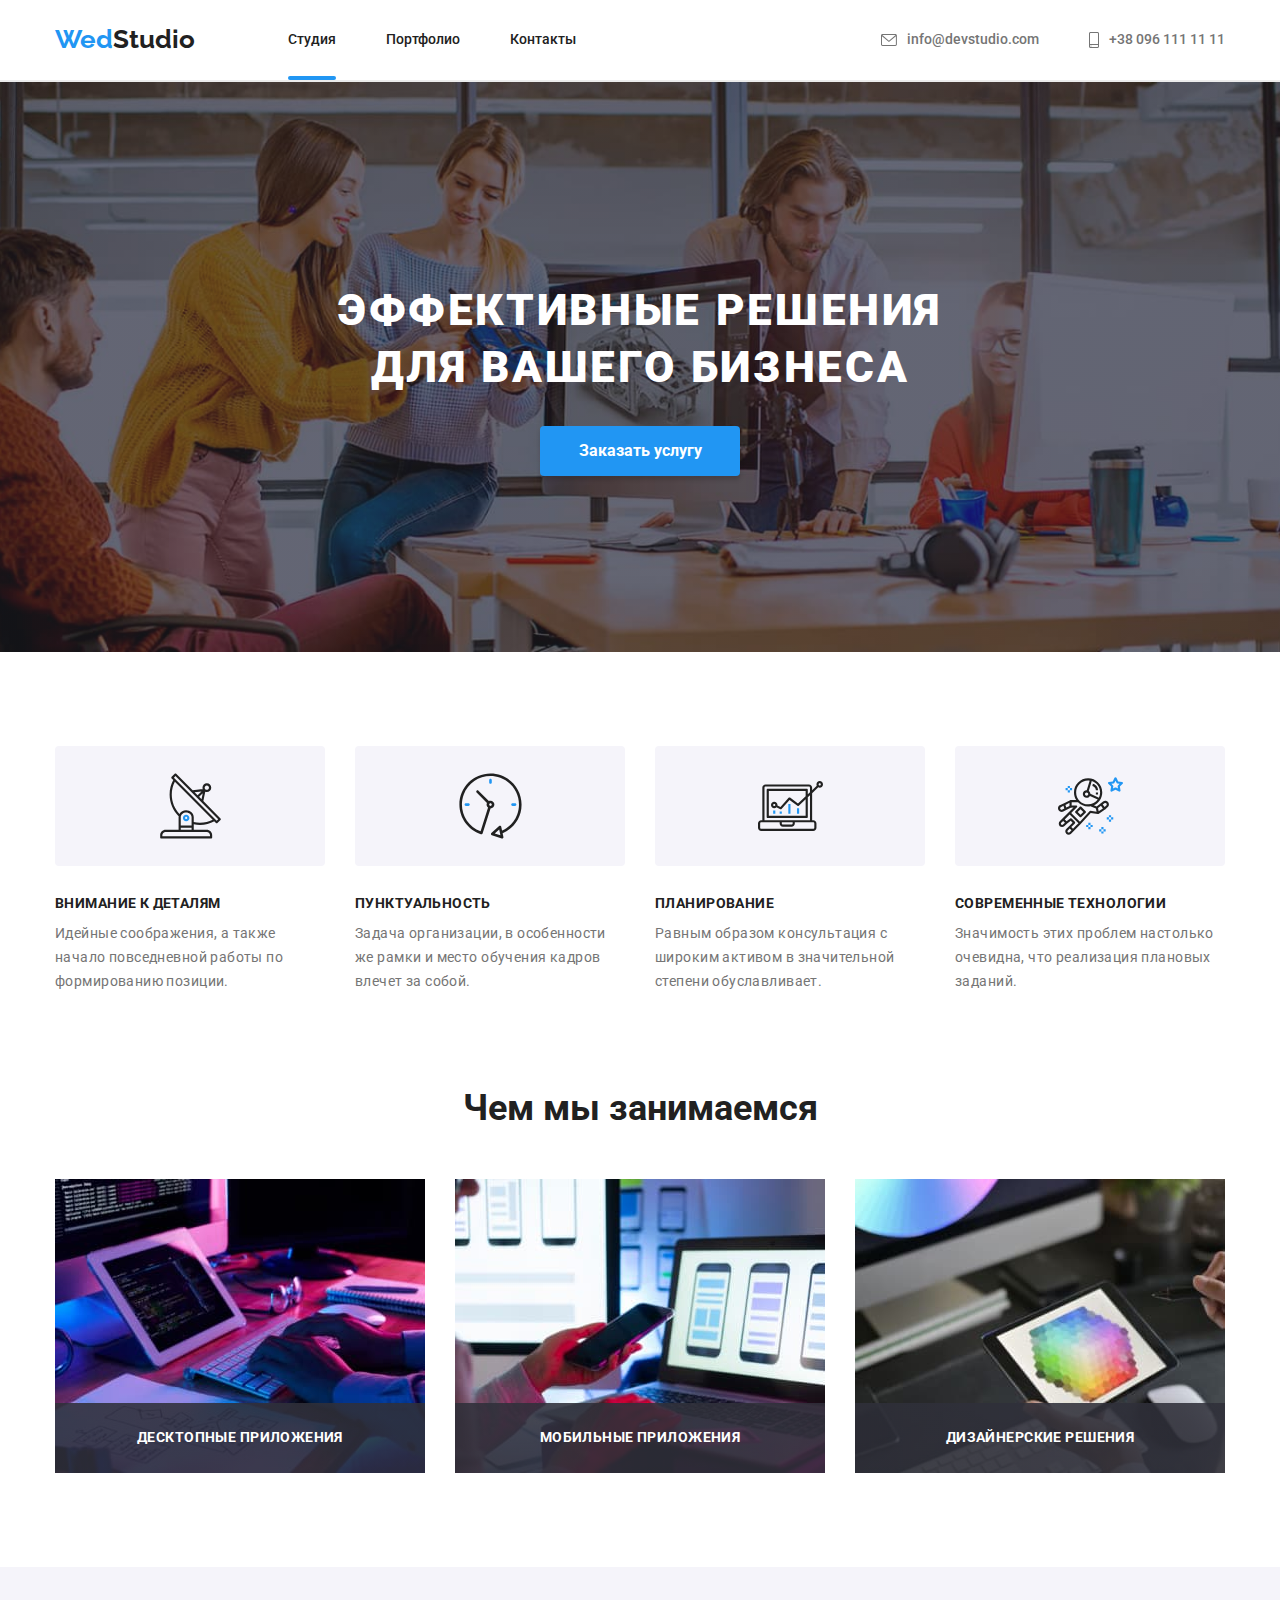
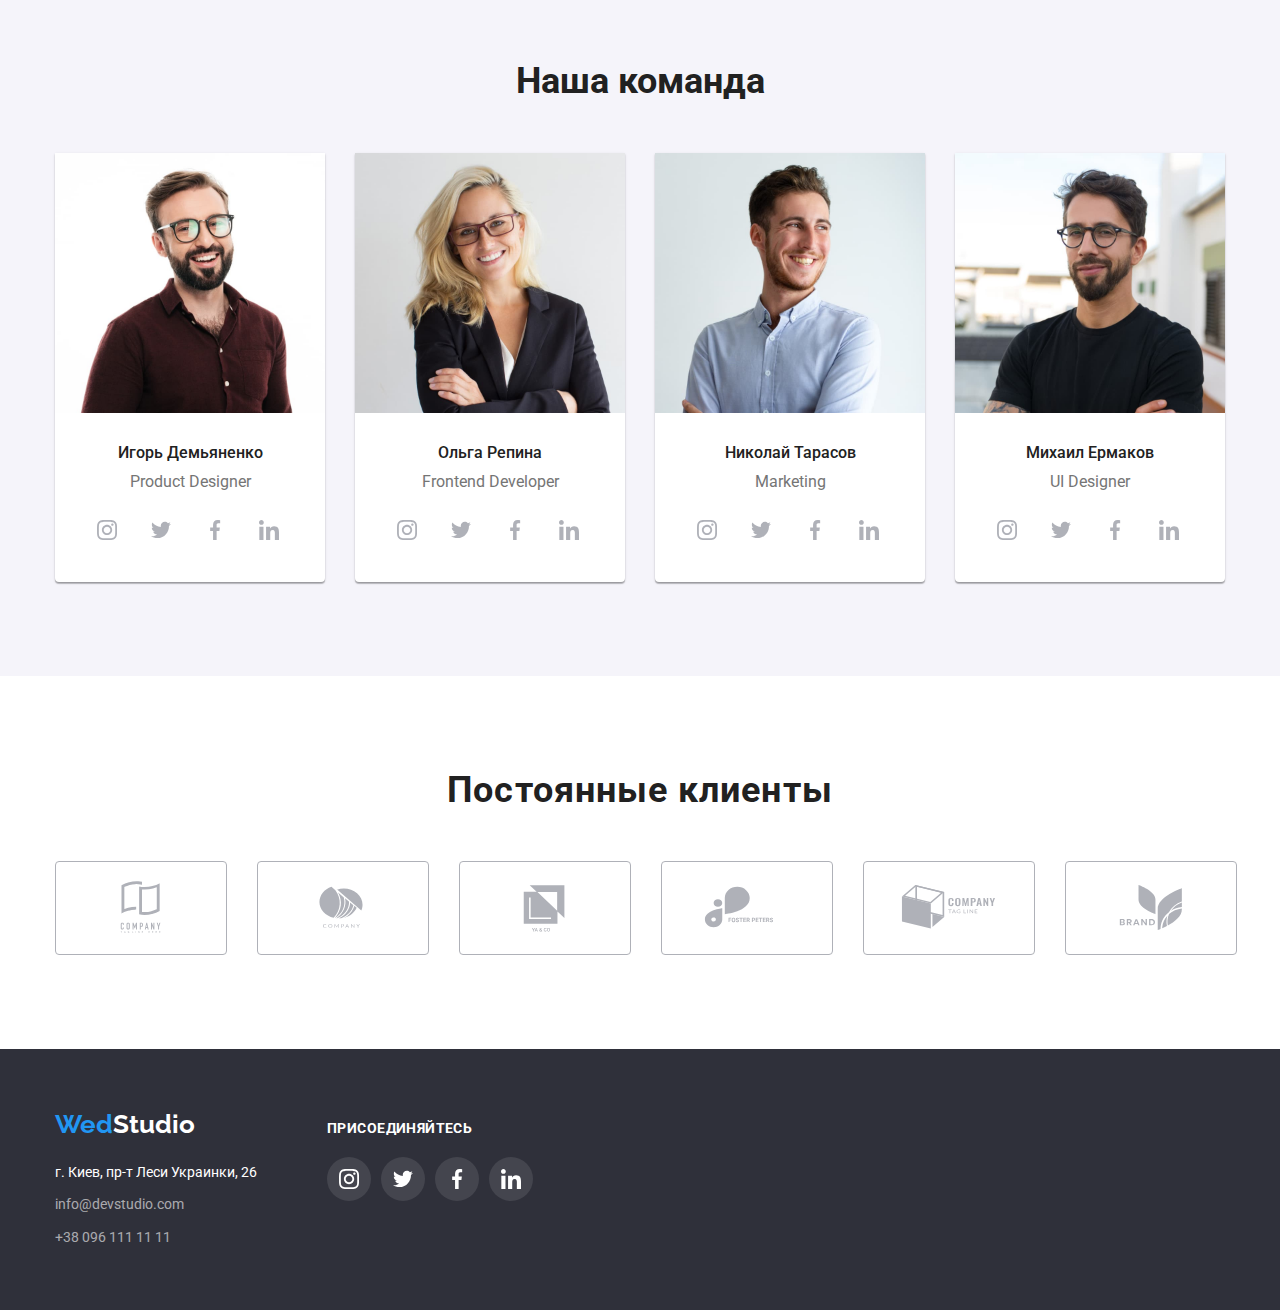
<file: index.html>
<!DOCTYPE html>
<html lang="ru">

<head>
    <meta charset="UTF-8">
    <meta http-equiv="X-UA-Compatible" content="IE=edge">
    <meta name="viewport" content="width=device-width, initial-scale=1.0">
    <title>Document</title>
    <link
        href="https://fonts.googleapis.com/css2?family=Raleway:wght@700&family=Roboto:wght@400;500;700;900&display=swap"
        rel="stylesheet">
    <link rel="stylesheet"
        href="https://cdnjs.cloudflare.com/ajax/libs/modern-normalize/1.1.0/modern-normalize.min.css">
    <link rel="stylesheet" href="./css/styles.css">

</head>

<body>
    <header>
        <div class="container header-div">
            <nav class="div-nav">
                <a class="logo" href="index.html">Wed<span class="logo-header">Studio</span></a>
                <ul class="site-nav">
                    <li class="item"><a class="nav one" href="./index.html">Студия</a></li>
                    <li class="item"><a class="nav" href="./portfolio.html">Портфолио</a></li>
                    <li class="item"><a class="nav" href="">Контакты</a></li>
                </ul>
            </nav>
            <ul class="contacts-nav">
                <li class="item">
                <a class="contacts-mail" href="mailto:info@devstudio.com">
                    <svg class="icon-envelope">
                        <use href="./images/symbol-defs.svg#icon-envelope"></use>
                    </svg>
                    info@devstudio.com
                </a>
                </li>
                <li class="item">
                <a class="contacts-tel" href="tel:+380961111111">
                    <svg class="icon-smartphone">
                        <use href="./images/symbol-defs.svg#icon-smartphone"></use>
                    </svg>
                    +38 096 111 11 11
                </a>
                </li>
            </ul>
        </div>
        <div class="line"></div>
    </header>
    <main>
        <!--Герой-->
        <section class="section-hero">
            <div class="hero-container">
                <div class="hero-div">
                    <h1 class="hero">Эффективные решения для вашего бизнеса</h1>
                    <button class="button" type="button" data-modal-open>Заказать услугу</button>
                </div>
            </div>
        </section>
        <!--Основное-->
        <section class="main-section">
            <div class="main-container">
                <ul class="main-info-list">
                    <li class="main-info-item">
                        <div class="div-vector">
                        <svg class="icon-vector">
                            <use href="./images/symbol-defs.svg#icon-antenna"></use>
                        </svg>
                        </div>
                        <h3 class="main-info">Внимание к деталям</h3>
                        <p class="description">Идейные соображения, а также начало повседневной работы по формированию
                            позиции.</p>
                    </li>
        
                    <li class="main-info-item">
                        <div class="div-vector">
                        <svg class="icon-vector">
                            <use href="./images/symbol-defs.svg#icon-clock"></use>
                        </svg>
                        </div>
                        <h3 class="main-info">Пунктуальность</h3>
                        <p class="description">Задача организации, в особенности же рамки и место обучения кадров влечет
                            за
                            собой.</p>
                    </li>
        
                    <li class="main-info-item">
                        <div class="div-vector">
                        <svg class="icon-vector">
                            <use href="./images/symbol-defs.svg#icon-diagram"></use>
                        </svg>
                        </div>
                        <h3 class="main-info">Планирование</h3>
                        <p class="description">Равным образом консультация с широким активом в значительной степени
                            обуславливает.</p>
                    </li>
        
                    <li class="main-info-item">
                        <div class="div-vector">
                        <svg class="icon-vector">
                            <use href="./images/symbol-defs.svg#icon-astronaut"></use>
                        </svg>
                        </div>
                        <h3 class="main-info">Современные технологии</h3>
                        <p class="description">Значимость этих проблем настолько очевидна, что реализация плановых
                            заданий.
                        </p>
                    </li>
                </ul>
            </div>
        </section>
        <!--Чем занимаемся-->
        <section class="about-us-section">
            <div class="about-us-container">
                <h2 class="about-us">Чем мы занимаемся</h2>
                <ul class="examples-list">
                    <li class="examples-item">
                        <div thumb-about-us>
                        <a href=""><img src="./images/img1.jpg" alt="Кодинг" width="370">
                        <p class="label">Десктопные приложения</p>
                        </a>
                        </div>
                    </li>
                    <li class="examples-item">
                        <div thumb-about-us>
                        <a href=""><img src="./images/img2.jpg" alt="Cтили" width="370">
                        <p class="label">Мобильные приложения</p>
                        </a>
                        </div>
                    </li>
                    <li class="examples-item">
                        <div thumb-about-us>
                        <a href=""><img src="./images/img3.jpg" alt="Мозги" width="370">
                        <p class="label">Дизайнерские решения</p>
                        </a>
                        </div>
                    </li>
                </ul>
            </div>
        </section>

        <!--Команда-->
        <section class="team">
            <div class="team-container">
                <h2 class="team-workers">Наша команда</h2>
                <ul class="person-list">
                    <li class="person-item">
                        <article class="card">
                            <img src="./images/img11.jpg" alt="Сотрудник1" width="270">
                            <div class="card-content">
                                <h3 class="name">Игорь Демьяненко</h3>
                                <p class="position">Product Designer</p>
                            </div>
                            <ul class="list-social">
                                <li class="item-social">
                                    <a class="person-link" href="https://www.instagram.com/">
                                        <svg class="icon-socials">
                                            <use href="./images/symbol-defs.svg#icon-instagram-second"></use>
                                        </svg>
                                    </a>
                                </li>
                                <li class="item-social">
                                    <a class="person-link" href="https://twitter.com/home?lang=uk">
                                        <svg class="icon-socials"">
                                                                    <use href=" ./images/symbol-defs.svg#icon-twitter"></use>
                                        </svg>
                                    </a>
                                </li>
                                <li class="item-social">
                                    <a class="person-link" href="https://www.facebook.com/">
                                        <svg class="icon-socials">
                                            <use href="./images/symbol-defs.svg#icon-facebook"></use>
                                        </svg>
                                    </a>
                                </li>
                                <li class="item-social">
                                    <a class="person-link" href="https://www.linkedin.com/">
                                        <svg class="icon-socials">
                                            <use href="./images/symbol-defs.svg#icon-linkedin-second"></use>
                                        </svg>
                                    </a>
                                </li>
                            </ul>
                        </article>
                    </li>
                    <li class="person-item">
                        <article class="card">
                            <img src="./images/img22.jpg" alt="Сотрудник2" width="270">
                            <div class="card-content">
                                <h3 class="name">Ольга Репина</h3>
                                <p class="position">Frontend Developer</p>
                            </div>
                            <ul class="list-social">
                                <li class="item-social">
                                    <a class="person-link" href="https://www.instagram.com/">
                                    <svg class="icon-socials">
                                        <use href="./images/symbol-defs.svg#icon-instagram-second"></use>
                                    </svg>
                                    </a>
                                </li>
                                <li class="item-social">
                                    <a class="person-link" href="https://twitter.com/home?lang=uk">
                                    <svg class="icon-socials"">
                                        <use href="./images/symbol-defs.svg#icon-twitter"></use>
                                    </svg>
                                    </a>
                                </li>
                                <li class="item-social">
                                    <a class="person-link" href="https://www.facebook.com/">
                                    <svg class="icon-socials">
                                        <use href="./images/symbol-defs.svg#icon-facebook"></use>
                                    </svg>
                                    </a>
                                </li>
                                <li class="item-social">
                                    <a class="person-link" href="https://www.linkedin.com/">
                                    <svg class="icon-socials">
                                        <use href="./images/symbol-defs.svg#icon-linkedin-second"></use>
                                    </svg>
                                    </a>
                                </li>
                            </ul>
                        </article>
                    </li>
                    <li class="person-item">
                        <article class="card">
                            <img src="./images/img33.jpg" alt="Сотрудник3" width="270">
                            <div class="card-content">
                                <h3 class="name">Николай Тарасов</h3>
                                <p class="position">Marketing</p>
                            </div>
                            <ul class="list-social">
                                <li class="item-social">
                                    <a class="person-link" href="https://www.instagram.com/">
                                        <svg class="icon-socials">
                                            <use href="./images/symbol-defs.svg#icon-instagram-second"></use>
                                        </svg>
                                    </a>
                                </li>
                                <li class="item-social">
                                    <a class="person-link" href="https://twitter.com/home?lang=uk">
                                        <svg class="icon-socials">
                                            <use href=" ./images/symbol-defs.svg#icon-twitter"></use>
                                        </svg>
                                    </a>
                                </li>
                                <li class="item-social">
                                    <a class="person-link" href="https://www.facebook.com/">
                                        <svg class="icon-socials">
                                            <use href="./images/symbol-defs.svg#icon-facebook"></use>
                                        </svg>
                                    </a>
                                </li>
                                <li class="item-social">
                                    <a class="person-link" href="https://www.linkedin.com/">
                                        <svg class="icon-socials">
                                            <use href="./images/symbol-defs.svg#icon-linkedin-second"></use>
                                        </svg>
                                    </a>
                                </li>
                            </ul>
                        </article>
                    </li>
                    <li class="person-item">
                        <article class="card">
                            <img src="./images/img44.jpg" alt="Сотрудник4" width="270">
                            <div class="card-content">
                                <h3 class="name">Михаил Ермаков</h3>
                                <p class="position">UI Designer</p>
                            </div>
                            <ul class="list-social">
                                <li class="item-social">
                                    <a class="person-link" href="https://www.instagram.com/">
                                        <svg class="icon-socials">
                                            <use href="./images/symbol-defs.svg#icon-instagram-second"></use>
                                        </svg>
                                    </a>
                                </li>
                                <li class="item-social">
                                    <a class="person-link" href="https://twitter.com/home?lang=uk">
                                        <svg class="icon-socials"">
                                                                    <use href=" ./images/symbol-defs.svg#icon-twitter"></use>
                                        </svg>
                                    </a>
                                </li>
                                <li class="item-social">
                                    <a class="person-link" href="https://www.facebook.com/">
                                        <svg class="icon-socials">
                                            <use href="./images/symbol-defs.svg#icon-facebook"></use>
                                        </svg>
                                    </a>
                                </li>
                                <li class="item-social">
                                    <a class="person-link" href="https://www.linkedin.com/">
                                        <svg class="icon-socials">
                                            <use href="./images/symbol-defs.svg#icon-linkedin-second"></use>
                                        </svg>
                                    </a>
                                </li>
                            </ul>
                        </article>
                    </li>
                </ul>
            </div>
        </section>
        <section class="clients">
            <div class="clients-container">
            <h2 class="our-clients">Постоянные клиенты</h2>
            <ul class="clients-list">
                <li class="clients-item"> 
                    <a class="clients-link" href="">
                <svg class="clients-icon">
                   <use href="./images/symbol-defs.svg#icon-logo-first"></use>
                   </svg> 
                    </a>
                </li>
                <li class="clients-item">
                    <a class="clients-link" href="">
                <svg class="clients-icon">
                    <use href="./images/symbol-defs.svg#icon-logo-down-two"></use>
                </svg>
                    </a>
                </li>
                <li class="clients-item">
                    <a class="clients-link" href="">
                <svg class="clients-icon">
                    <use href="./images/symbol-defs.svg#icon-logo-six"></use>
                </svg>
                    </a>
                </li>
                <li class="clients-item">
                    <a class="clients-link" href="">
                <svg class="clients-icon">
                    <use href="./images/symbol-defs.svg#icon-logo-thirth"></use>
                </svg>
                    </a>
                </li>
                <li class="clients-item">
                    <a class="clients-link" href="">
                <svg class="clients-icon">
                    <use href="./images/symbol-defs.svg#icon-logo-four"></use>
                </svg>
                    </a>
                </li>
                <li class="clients-item">
                    <a class="clients-link" href="">
                <svg class="clients-icon">
                    <use href="./images/symbol-defs.svg#icon-logo-down"></use>
                </svg>
                    </a>
                </li>
            </ul>
            </div>
        </section>
    </main>
    <footer class="footer-section">
        <div class="footer-container">
            <div class="all-together">
            <div class="adress-flex">
            <div class="div-logo">
                <a class="logo" href="index.html">Wed<span class="logo-footer">Studio</span></a>
            </div>
            <address class="footer-adress">
                <p class="adress"> г. Киев, пр-т Леси Украинки, 26 <br></p>
                <a class="mail" href="mailto:info@devstudio.com">info@devstudio.com</a>
                <a class="tel" href="tel:+380961111111">+38 096 111 11 11</a>
            </address>
            </div>
            <div class="social-flex">
            <h3 class="footer-h">Присоединяйтесь</h3>
            <ul class="socials-list">
                <li class="socials-item">
                    <a class="link-icons" href="">
                <svg class="socials-icon" width="20px" height="20px">
                    <use href="./images/symbol-defs.svg#icon-instagram"></use>
                </svg>
                    </a>
                </li>
                <li class="socials-item">
                    <a class="link-icons" href="">
                <svg class="socials-icon" width="20px" height="20px">
                    <use href="./images/symbol-defs.svg#icon-twitter-second"></use>
                </svg>
                    </a>
                </li>
                <li class="socials-item">
                    <a class="link-icons" href="">
                <svg class="socials-icon" width="20px" height="20px">
                    <use href="./images/symbol-defs.svg#icon-facebook-second"></use>
                </svg>
                    </a>
                </li>
                <li class="socials-item">
                    <a class="link-icons" href="">
                <svg class="socials-icon" width="20px" height="20px">
                    <use href="./images/symbol-defs.svg#icon-linkedin"></use>
                </svg>
                    </a>
                </li>
            </ul>
            </div>
            </div>
        </div>
    </footer>

    <div class="backdrop is-hidden" data-modal>
    <div class="modal">
        <button class="button-close" type="button" data-modal-close>
        <svg width="18px" height="18px">
            <use href="./images/symbol-defs.svg#icon-x"></use>
        </svg>
        </button>
    </div>
    </div>

    <script src="./js/modal.js"></script>
</body>
</html>
</file>
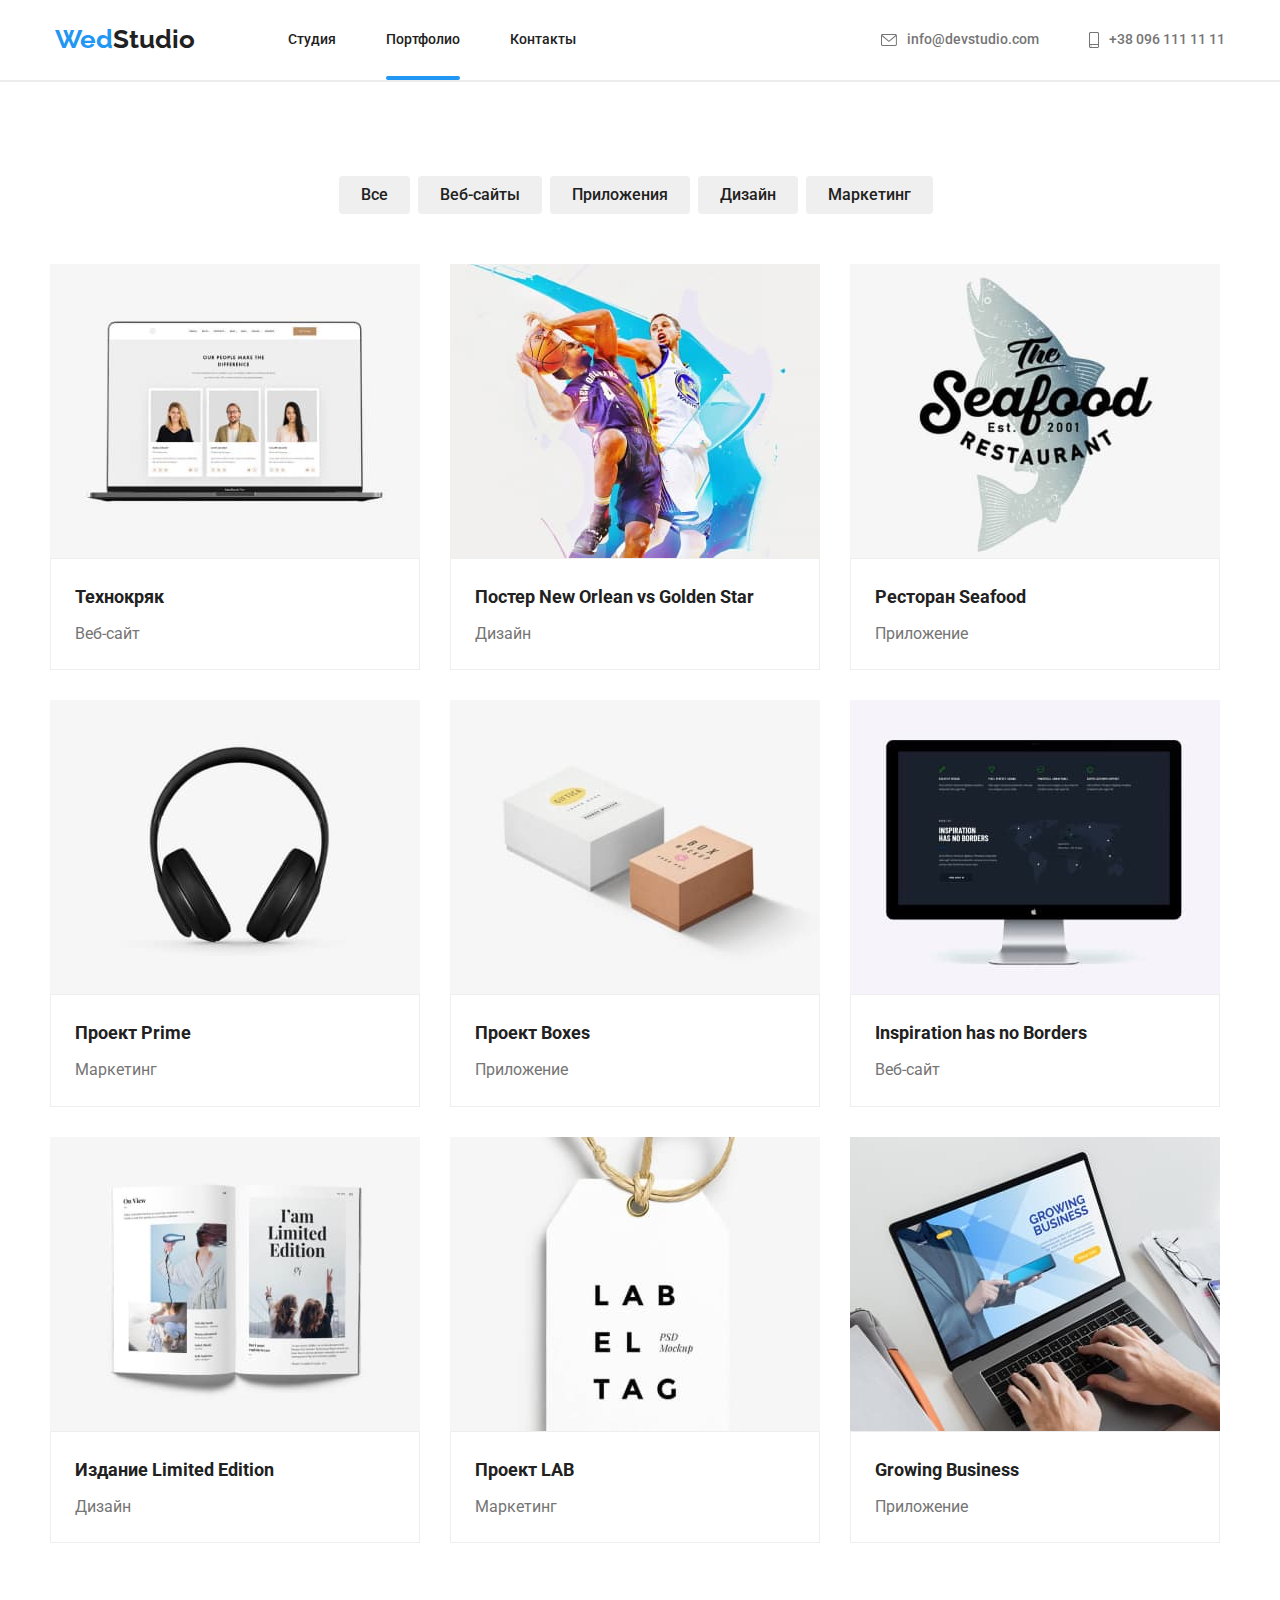
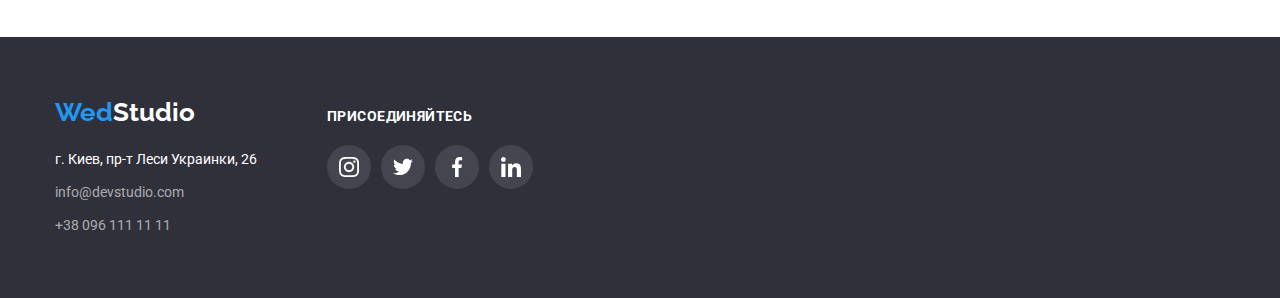
<file: portfolio.html>
<!DOCTYPE html>
<html lang="ru">

<head>
    <meta charset="UTF-8">
    <meta http-equiv="X-UA-Compatible" content="IE=edge">
    <meta name="viewport" content="width=device-width, initial-scale=1.0">
    <title>Document</title>
    <link
        href="https://fonts.googleapis.com/css2?family=Raleway:wght@700&family=Roboto:wght@400;500;700;900&display=swap"
        rel="stylesheet">
    <link rel="stylesheet"
        href="https://cdnjs.cloudflare.com/ajax/libs/modern-normalize/1.1.0/modern-normalize.min.css">
    <link rel="stylesheet" href="./css/styles.css">

</head>

<body>
    <header class="header-container">
        <div class="container header-div">
            <nav class="div-nav">
                <a class="logo" href="index.html">Wed<span class="logo-header">Studio</span></a>
                <ul class="site-nav">
                    <li class="item"><a class="nav" href="./index.html">Студия</a></li>
                    <li class="item"><a class="nav two" href="./portfolio.html">Портфолио</a></li>
                    <li class="item"><a class="nav" href="">Контакты</a></li>
                </ul>
            </nav>
            <ul class="contacts-nav">
                <li class="item">
                    <a class="contacts-mail" href="mailto:info@devstudio.com">
                        <svg class="icon-envelope">
                            <use href="./images/symbol-defs.svg#icon-envelope"></use>
                        </svg>
                        info@devstudio.com
                    </a>
                </li>
                <li class="item">
                    <a class="contacts-tel" href="tel:+380961111111">
                        <svg class="icon-smartphone">
                            <use href="./images/symbol-defs.svg#icon-smartphone"></use>
                        </svg>
                        +38 096 111 11 11
                    </a>
                </li>
        </div>
        <div class="line"></div>
    </header>
    <main>
        <section class="portfolio">
            <div class="portfolio-buttons-container">
                <h1 class="for-me">Основа</h1>
                <ul class="buttons-list">
                    <li class="buttons-item"><button class="buttons" type="button">Все</button></li>
                    <li class="buttons-item"><button class="buttons" type="button">Веб-сайты</button></li>
                    <li class="buttons-item"><button class="buttons" type="button">Приложения</button></li>
                    <li class="buttons-item"><button class="buttons" type="button">Дизайн</button></li>
                    <li class="buttons-item"><button class="buttons" type="button">Маркетинг</button></li>
                </ul>
            </div>
            <div class="projects-container">
                <ul class="project-list">
                    <li class="project-item">
                        <article class="portfolio-card">
                            <div class="project-thumb">
                            <img src="./images/techno.jpg" alt="Веб-сайт" width="370">
                            <p class="overview">Ресурс предлагает комплексные предложения с разным уровнем функционала и сервисов. Все это позволит
                                посетителю получить
                                исчерпывающие сведения
                                о компании или частном лице.</p>
                            </div>
                            <div class="content-card">
                                <h2 class="project-name">Технокряк</h2>
                                <p class="project-type">Веб-сайт</p>
                            </div>
                        </article>
                    </li>
                    <li class="project-item">
                        <article class="portfolio-card">
                            <div class="project-thumb">
                            <img src="./images/poster.jpg" alt="Дизайн" width="370">
                            <p class="overview">Ресурс предлагает комплексные предложения с разным уровнем функционала и сервисов. Все это позволит посетителю получить
                            исчерпывающие сведения
                            о компании или частном лице.</p>
                            </div>
                            <div class="content-card">
                                <h2 class="project-name">Постер New Orlean vs Golden Star</h2>
                                <p class="project-type">Дизайн</p>
                            </div>
                        </article>
                    </li>
                    <li class="project-item">
                        <article class="portfolio-card">
                            <div class="project-thumb">
                            <img src="./images/rest.jpg" alt="Приложение" width="370">
                            <p class="overview">Ресурс предлагает комплексные предложения с разным уровнем функционала и сервисов. Все это позволит посетителю
                                получить
                                исчерпывающие сведения
                                о компании или частном лице.</p>
                            </div>
                            <div class="content-card">
                                <h2 class="project-name">Ресторан Seafood</h2>
                                <p class="project-type">Приложение</p>
                            </div>
                        </article>
                    </li>
                    <li class="project-item">
                        <article class="portfolio-card">
                            <div class="project-thumb">
                            <img src="./images/project.jpg" alt="Маркетинг" width="370">
                            <p class="overview">Ресурс предлагает комплексные предложения с разным уровнем функционала и сервисов. Все это позволит посетителю
                                получить
                                исчерпывающие сведения
                                о компании или частном лице.</p>
                            </div>
                            <div class="content-card">
                                <h2 class="project-name">Проект Prime</h2>
                                <p class="project-type">Маркетинг</p>
                            </div>
                        </article>
                    </li>
                    <li class="project-item">
                        <article class="portfolio-card">
                            <div class="project-thumb">
                            <img src="./images/boxes.jpg" alt="Приложение" width="370">
                            <p class="overview">Ресурс предлагает комплексные предложения с разным уровнем функционала и сервисов. Все это позволит посетителю
                                получить
                                исчерпывающие сведения
                                о компании или частном лице.</p>
                            </div>
                            <div class="content-card">
                                <h2 class="project-name">Проект Boxes</h2>
                                <p class="project-type">Приложение</p>
                            </div>
                        </article>
                    </li>
                    <li class="project-item">
                        <article class="portfolio-card">
                            <div class="project-thumb">
                            <img src="./images/inspiration.jpg" alt="Веб-сайт" width="370">
                            <p class="overview">Ресурс предлагает комплексные предложения с разным уровнем функционала и сервисов. Все это позволит посетителю
                                получить
                                исчерпывающие сведения
                                о компании или частном лице.</p>
                            </div>
                            <div class="content-card">
                                <h2 class="project-name">Inspiration has no Borders</h2>
                                <p class="project-type">Веб-сайт</p>
                            </div>
                        </article>
                    </li>
                    <li class="project-item">
                        <article class="portfolio-card">
                            <div class="project-thumb">
                            <img src="./images/edition.jpg" alt="Дизайн" width="370">
                            <p class="overview">Ресурс предлагает комплексные предложения с разным уровнем функционала и сервисов. Все это позволит посетителю
                                получить
                                исчерпывающие сведения
                                о компании или частном лице.</p>
                            </div>
                            <div class="content-card">
                                <h2 class="project-name">Издание Limited Edition</h2>
                                <p class="project-type">Дизайн</p>
                            </div>
                        </article>
                    </li>
                    <li class="project-item">
                        <article class="portfolio-card">
                            <div class="project-thumb">
                            <img src="./images/lab.jpg" alt="Маркетинг" width="370">
                            <p class="overview">Ресурс предлагает комплексные предложения с разным уровнем функционала и сервисов. Все это позволит посетителю
                                получить
                                исчерпывающие сведения
                                о компании или частном лице.</p>
                            </div>
                            <div class="content-card">
                                <h2 class="project-name">Проект LAB</h2>
                                <p class="project-type">Маркетинг</p>
                            </div>
                        </article>
                    </li>
                    <li class="project-item">
                        <article class="portfolio-card">
                            <div class="project-thumb">
                            <img src="./images/busines.jpg" alt="Приложение" width="370">
                            <p class="overview">Ресурс предлагает комплексные предложения с разным уровнем функционала и сервисов. Все это позволит посетителю
                                получить
                                исчерпывающие сведения
                                о компании или частном лице.</p>
                            </div>
                            <div class="content-card">
                                <h2 class="project-name">Growing Business</h2>
                                <p class="project-type">Приложение</p>
                            </div>
                        </article>
                    </li>
                </ul>
            </div>
        </section>
    </main>
    <footer class="footer-section">
        <div class="footer-container">
            <div class="all-together">
                <div class="adress-flex">
                    <div class="div-logo">
                        <a class="logo" href="index.html">Wed<span class="logo-footer">Studio</span></a>
                    </div>
                    <address class="footer-adress">
                        <p class="adress"> г. Киев, пр-т Леси Украинки, 26 <br></p>
                        <a class="mail" href="mailto:info@devstudio.com">info@devstudio.com</a>
                        <a class="tel" href="tel:+380961111111">+38 096 111 11 11</a>
                    </address>
                </div>
<div class="social-flex">
    <h3 class="footer-h">Присоединяйтесь</h3>
    <ul class="socials-list">
        <li class="socials-item">
            <a class="link-icons" href="">
                <svg class="socials-icon" width="20px" height="20px">
                    <use href="./images/symbol-defs.svg#icon-instagram"></use>
                </svg>
            </a>
        </li>
        <li class="socials-item">
            <a class="link-icons" href="">
                <svg class="socials-icon" width="20px" height="20px">
                    <use href="./images/symbol-defs.svg#icon-twitter-second"></use>
                </svg>
            </a>
        </li>
        <li class="socials-item">
            <a class="link-icons" href="">
                <svg class="socials-icon" width="20px" height="20px">
                    <use href="./images/symbol-defs.svg#icon-facebook-second"></use>
                </svg>
            </a>
        </li>
        <li class="socials-item">
            <a class="link-icons" href="">
                <svg class="socials-icon" width="20px" height="20px">
                    <use href="./images/symbol-defs.svg#icon-linkedin"></use>
                </svg>
            </a>
        </li>
    </ul>
</div>
            </div>
        </div>
    </footer>
</body>

</html>
</file>
<file: css/styles.css>
/* Основные цвета */
:root {
    --background-footer: #2F303A;
    --background-header: #FFFFFF;
    --background-main: #FFFFFF;
    --background-secondmain: #F5F4FA;
    --color-h: #212121;
    --color-text: #757575;
}

/* Цвета проекта
    #2F303A;
    #FFFFFF;
    #E5E5E5;
    #F5F4FA;
    #212121;
    #757575;
    #2196F3;
    rgba(255, 255, 255, 0.6);
*/

ul {
    list-style: none;
    margin: 0px;
}

body {
    font-family: Roboto, Railway, sans-serif;
    color: var(--color-text);
    background-color: var(--background-main);
}

h1,
h2,
h3,
h4,
h5,
h6,
p {
    margin: 0px;
}

a {
    text-decoration: none;
}

img {
    display: block;
    max-width: 100%;
}

/* Хэдэр */
header {
    background-color: var(--background-header);
}

.logo {
    display: block;
    font-family: 'Raleway';
    font-style: normal;
    font-weight: 700;
    font-size: 26px;
    line-height: 1.2;
    color: #2196F3;
}

.logo-header {
    font-family: 'Raleway';
    font-style: normal;
    font-weight: 700;
    font-size: 26px;
    line-height: 1.2;
    color: #212121;
}

.logo-footer {
    font-family: 'Raleway';
    font-style: normal;
    font-weight: 700;
    font-size: 26px;
    line-height: 1.2;
    color: #FFFFFF
}

.nav {
    display: block;
    font-weight: 500;
    font-size: 14px;
    line-height: 1.14;
    color: #212121;
    padding-top: 32px;
    padding-bottom: 32px;

    position: relative;
    transition-property: color;
    transition-duration: 250ms;
    transition-timing-function: cubic-bezier(0.4, 0, 0.2, 1);
}


.one::after {
    content: '';
    display: block;
    width: 100%;
    height: 4px;
    background-color: #2196F3;
    border-radius: 2px;

    position: absolute;
    bottom: 0;
    /* opacity: 0; */
    transition: width 250ms cubic-bezier(0.4, 0, 0.2, 1);

}

.two::after {
    content: '';
    display: block;
    width: 100%;
    height: 4px;
    background-color: #2196F3;
    border-radius: 2px;

    position: absolute;
    bottom: 0;
    /* opacity: 0; */
    transition: width 250ms cubic-bezier(0.4, 0, 0.2, 1);

}



.nav:hover,
.nav:focus {
    color: #2196F3;
}


.contacts-mail {
    display: flex;
    align-items: center;
    font-weight: 500;
    font-size: 14px;
    line-height: 1.14;
    color: var(--color-text);
    fill: var(--color-text);
    transition-property: color, fill;
    transition-duration: 250ms;
    transition-timing-function: cubic-bezier(0.4, 0, 0.2, 1);
}

.contacts-tel {
    display: flex;
    font-weight: 500;
    font-size: 14px;
    line-height: 1.14;
    color: var(--color-text);
    fill: var(--color-text);
    transition-property: color, fill;
    transition-duration: 250ms;
    transition-timing-function: cubic-bezier(0.4, 0, 0.2, 1);
}


.contacts-tel:hover,
.contacts-tel:focus {
    color: #2196F3;
    fill: #2196F3;
}

.contacts-mail:hover,
.contacts-mail:focus {
    color: #2196F3;
    fill: #2196F3;
}


.container {
    width: 1200px;
    margin-left: auto;
    margin-right: auto;
    padding-left: 15px;
    padding-right: 15px;
}

.header-div {
    display: flex;
    align-items: center;
    justify-content: space-between;
}

.div-nav {
    display: flex;
    align-items: center;
}


.site-nav {
    padding: 0;
    margin: 0;

    display: flex;
}

.site-nav .item {
    margin-right: 50px;
}

.site-nav .item:first-child {
    margin-left: 93px;
}

.contacts-nav {
    display: flex;
    align-items: center;
}

.contacts-nav .item {
    margin-left: 50px;
}

.line {
    min-width: 1500px;
    height: 0;
    margin-left: auto;
    margin-right: auto;
    border: 1px solid #ECECEC;
}

.icon-envelope {
    width: 16px;
    height: 12px;
    margin-right: 10px;
}

.icon-smartphone {
    width: 10px;
    height: 16px;
    margin-right: 10px;
}


/* Footer */

.footer-section {
    background-color: var(--background-footer);
    padding-bottom: 60px;
    padding-top: 60px;
}

.footer-container {
    width: 1200px;
    margin-left: auto;
    margin-right: auto;
    padding-left: 15px;
    padding-right: 15px;
}

.adress {
    font-style: normal;
    font-weight: 400;
    font-size: 14px;
    line-height: 1.71;
    color: var(--background-main);
    margin-bottom: 9px;
}

.mail {
    display: block;
    font-style: normal;
    font-weight: 400;
    font-size: 14px;
    line-height: 1.71;
    color: rgba(255, 255, 255, 0.6);
    margin-bottom: 9px;
    transition-property: color;
    transition-duration: 250ms;
    transition-timing-function: cubic-bezier(0.4, 0, 0.2, 1);
}

.tel {
    display: block;
    font-style: normal;
    font-weight: 400;
    font-size: 14px;
    line-height: 1.71;
    color: rgba(255, 255, 255, 0.6);
    transition-property: color;
    transition-duration: 250ms;
    transition-timing-function: cubic-bezier(0.4, 0, 0.2, 1);
}

.mail:hover,
.mail:focus {
    color: #2196F3; 
}

.tel:hover,
.tel:focus {
    color: #2196F3;
}

.adress-flex {
    margin-right: 70px;
}

.div-logo {
    margin-bottom: 20px;
    display: flex;
}

.footer-h {
    font-weight: 700;
    font-size: 14px;
    line-height: 1.14;
    letter-spacing: 0.03em;
    text-transform: uppercase;
    color: #FFFFFF;
    margin-bottom: 20px;
    
}

.all-together {
    padding: 0;
    margin: 0;
    display: flex;
    align-items: baseline;
}

.socials-list {
    display: flex;
    padding: 0;
    margin: 0;
}
  .socials-item {
  width: 44px;
  height: 44px;
  border-radius: 50%;
  margin-right: 10px;
} 

.socials-item:hover {
    fill: #FFFFFF;
}



.socials-icon {
    fill: #FFF;
}



.link-icons {
   display: flex;
   justify-content: center;
   align-items: center;
   padding: 0;
   border: none;
   background-color: rgba(255, 255, 255, 0.1);
   border-radius: 50%;
   width: 44px;
   height: 44px;
    transition-property: background-color;
    transition-duration: 250ms;
    transition-timing-function: cubic-bezier(0.4, 0, 0.2, 1);
}

.link-icons:focus,
.link-icons:hover {
    background-color: #2196F3;
}


/* Main */


.section-hero {
    padding-top: 200px;
    padding-bottom: 200px;
    background-color: var(--background-footer);
    max-width: 1600px;
    height: 570px;
    margin-left: auto;
    margin-right: auto;
    background-image: linear-gradient(to right, rgba(47, 48, 58, 0.4), rgba(47, 48, 58, 0.4)),
    url("../images/hero.jpg");
    background-size: cover;
    background-position: center;
    background-repeat: no-repeat;
}

.hero-container {

    width: 1200px;
    margin-left: auto;
    margin-right: auto;
    padding-left: 15px;
    padding-right: 15px;
}

.hero-div {
    text-align: center;
}


.hero {
    font-weight: 900;
    font-size: 44px;
    line-height: 1.3;
    letter-spacing: 0.06em;
    color: var(--background-main);
    text-transform: uppercase;
    width: 696px;
    margin-left: auto;
    margin-right: auto;
    margin-bottom: 30px;
}



.button {
    display: inline-block;
    padding: 10px 32px;
    min-width: 200px;
    height: 50px;
    border: transparent;
    box-shadow: 0px 4px 4px rgba(0, 0, 0, 0.15);
    border-radius: 4px;
    font-family: 'Roboto';
    font-style: normal;
    font-weight: 700;
    font-size: 16px;
    line-height: 1.9;
    background-color: #2196F3;
    color: #FFFFFF;
    cursor: pointer;
}

/* Main-info */

.main-section {
    padding-top: 94px;
}

.main-container {
    width: 1200px;
    margin-left: auto;
    margin-right: auto;

    padding-left: 15px;
    padding-right: 15px;
}

.main-info-list {
    padding: 0;
    margin: 0;


    display: flex;
    margin-left: -30px;


}

.main-info-list .main-info-item {
    flex-basis: calc(100% / 4 -30px);
    margin-left: 30px;
    text-align: left;
    width: 270px;
}

.div-vector {
    background: #F5F4FA;
    border-radius: 4px;
    display: flex;
    height: 120px;
    margin-bottom: 30px;
    align-items: center;
    justify-content: center;
}

.icon-vector {
    display: block;
    
    width: 65px;
    height: 70px;
}



.main-info {
    font-weight: 700;
    font-size: 14px;
    line-height: 1.14;
    color: var(--color-h);
    text-transform: uppercase;
    letter-spacing: 0.03em;
}

.description {
    font-size: 14px;
    line-height: 1.71;
    color: var(--color-text);
    letter-spacing: 0.03em;
    margin-top: 10px;
}

/* Чем занимаемся */

.about-us-section {
    padding-top: 94px;
    padding-bottom: 94px;
}

.about-us-container {
    width: 1200px;
    margin-left: auto;
    margin-right: auto;
    padding-left: 15px;
    padding-right: 15px;
}

.examples-list {
    margin: 0;
    padding: 0;

    display: flex;
    margin-left: -30px;
}

.examples-list .examples-item {
    flex-basis: calc(100% / 3 -30px);
    margin-left: 30px;
    margin-top: 50px;

    position: relative;
}


.about-us {
    font-weight: 700;
    font-size: 36px;
    line-height: 1.16;
    text-align: center;
    color: var(--color-h);
}

.thumb-about-us {

}

.label {
    font-style: normal;
    font-weight: 700;
    font-size: 14px;
    line-height: 1.14;
    text-align: center;
    letter-spacing: 0.03em;
    text-transform: uppercase;
     color: #FFFFFF;
    background: rgba(47, 48, 58, 0.8);
    background-image: linear-gradient(to right,
        rgba(47, 48, 58, 0.4),
        rgba(47, 48, 58, 0.4));

    position: absolute;
    bottom: 0;
    width: 100%;
    height: 70px;
    padding-top: 27px;
    padding-bottom: 27px;
}



/* Team */

.team {
    background-color: var(--background-secondmain);
    padding-bottom: 94px;
    padding-top: 94px;
}

.team-container {
    width: 1200px;
    margin-left: auto;
    margin-right: auto;
    padding-left: 15px;
    padding-right: 15px;
}

.person-list {
    margin: 0;
    padding: 0;

    display: flex;
    margin-left: -30px;


}

.person-list .person-item {
    flex-basis: calc(100% / 4 -30px);

    margin-left: 30px;
    margin-top: 50px;
}

.card {
    background: #FFFFFF;
    box-shadow: 0px 1px 3px rgba(0, 0, 0, 0.12), 0px 1px 1px rgba(0, 0, 0, 0.14), 0px 2px 1px rgba(0, 0, 0, 0.2);
    border-radius: 0px 0px 4px 4px;
}

.card-content {
    padding: 30px, 59px, 0px, 30px;
}

.team-workers {
    font-weight: 700;
    font-size: 36px;
    line-height: 1.16;
    text-align: center;
    color: var(--color-h);
}

.name {
    font-weight: 500;
    font-size: 16px;
    line-height: 1.2;
    color: var(--color-h);
    text-align: center;
    margin-bottom: 10px;
    margin-top: 30px;
}

.position {
    font-size: 16px;
    line-height: 1.2;
    color: var(--color-text);
    text-align: center;
    margin-bottom: 16px;
}

.list-social {
    padding: 0;
    margin: 0;
    
    display: flex;
}

.item-social {
    width: 44px;
    height: 44px;
    border-radius: 50%;
    margin-bottom: 30px;
    margin-right: 10px;
}

.item-social:first-child {
    margin-left: 30px;
}

.icon-socials {
    width: 20px;
    height: 20px;
    
}


.person-link {
    display: flex;
    justify-content: center;
    align-items: center;
    padding: 0;
    border: none;
    border-radius: 50%;
    width: 44px;
    height: 44px;
    fill: #AFB1B8;
    transition-property: background-color, fill;
    transition-duration: 250ms;
    transition-timing-function: cubic-bezier(0.4, 0, 0.2, 1);
}

.person-link:hover,
.person-link:focus {
    fill: #FFFFFF;
    color: #FFFFFF;
    background-color: #2196F3;
}



/* Клиенты */

.clients {
    padding-top: 94px;
    padding-bottom: 94px;
}

.clients-container {
    width: 1200px;
    margin-left: auto;
    margin-right: auto;
    padding-left: 15px;
    padding-right: 15px;
}

.our-clients {
    font-weight: 700;
    font-size: 36px;
    line-height: 1.16;
    text-align: center;
    letter-spacing: 0.03em;
    color: #212121;
    margin-bottom: 50px;
}

.clients-list {
    margin: 0;
    padding: 0;
    display: flex;
    margin-left: -30px;
}

.clients-item {
    flex-basis: calc(100% / 6 -30px);
    border: 1px solid #AFB1B8;
    border-radius: 4px;
    margin-left: 30px;
}


.clients-icon {
    padding: 16px 32px;
    width: 170px;
    height: 92px;
}


.clients-link {
   display: flex;
   justify-content: center;
   align-items: center;
   padding: 0;
   border: none;
   border-radius: 4px;
   width: 170px;
   height: 92px;
   fill: #AFB1B8;
   transition: fill 250ms cubic-bezier(0.4, 0, 0.2, 1);
}

.clients-link:hover,
.clients-link:focus {
    fill: #2196F3;
    color: #2196F3;
    border: 1px solid #2196F3;
}


/* Portfolio html */

.portfolio {
    padding-top: 94px;
    padding-bottom: 94px;
}

.for-me {
    display: none;
}

.buttons {
    display: inline-block;
    font-family: 'Roboto';
    font-style: normal;
    font-weight: 500;
    font-size: 16px;
    line-height: 1.62;
    color: var(--color-h);
    cursor: pointer;
    border: transparent;
    border-radius: 4px;
    padding: 6px 22px;
    transition: background-color 250ms cubic-bezier(0.4, 0, 0.2, 1);
}

.buttons:hover,
.buttons:focus {
    color: #FFFFFF;
    background-color: #2196F3;
    box-shadow: 0px 4px 4px rgba(0, 0, 0, 0.15);
    
}

.portfolio-buttons-container {
    width: 1200px;
    margin-left: auto;
    margin-right: auto;
    padding-left: 15px;
    padding-right: 15px;
    margin-bottom: 50px;

}

.buttons-list {
    padding: 0;
    margin: 0;

    display: flex;
    justify-content: center;

}

.buttons-list .buttons-item {
    padding-right: 8px;
}

.projects-container {
    width: 1210px;
    margin-left: auto;
    margin-right: auto;
    padding-left: 15px;
    padding-right: 15px;
}

.project-list {
    margin: 0;
    padding: 0;

    display: flex;
    flex-wrap: wrap;
    margin-left: -30px;
    margin-top: -30px;
    text-align: left;
}

.project-list .project-item {
    flex-basis: calc(100% / 3 -30px);

    margin-left: 30px;
    margin-top: 30px;
    
}

.project-item:hover, .project-item:focus {
    box-shadow: 0px 1px 1px rgba(0, 0, 0, 0.12), 0px 4px 4px rgba(0, 0, 0, 0.06), 1px 4px 6px rgba(0, 0, 0, 0.16);
}


.content-card {
    padding: 20px 24px;
    background: #FFFFFF;
    border: 1px solid #EEEEEE;
}



.project-name {
    font-weight: 700;
    font-size: 18px;
    line-height: 2;
    color: var(--color-h);
    margin-bottom: 4px;
}

.project-type {
    font-size: 16px;
    line-height: 1.9;
    color: var(--color-text);
}

.project-thumb {
    position: relative;
    overflow: hidden;
}

/* .project-thumb::before {
    display: block;
    content: '';
    width: 100%;
    height: 100%;
    background-color: rgba(33, 150, 243, 0.9);
    position: absolute;
} */

.overview {
    font-size: 18px;
    line-height: 28px;
    letter-spacing: 0.03em;
    color: #FFFFFF;
    background: rgba(33, 150, 243, 0.9);
    width: 370px;

    position: absolute;
    top: 0;
    bottom: 0;
    padding: 63px 24px;

    transform: translateY(100%);
    transition: transform 250ms cubic-bezier(0.4, 0, 0.2, 1);

}

.portfolio-card:hover .overview {
transform: translateY(0);

}

/* Модельное окно */

.backdrop {
    position: fixed;
    top: 0;
    left: 0;
    width: 100%;
    height: 100%;
    background-color: rgba(0, 0, 0, 0.2);

    opacity: 1;
    transition: opacity 250ms cubic-bezier(0.4, 0, 0.2, 1);
}

.backdrop.is-hidden {
    opacity: 0;
    pointer-events: none;
}

.backdrop.is-hidden .modal {
    transform: translate(-50%, -50%) scale(0.5);
}

.modal {
    position: absolute;
    top: 50%;
    left: 50%;
    transform: translate(-50%, -50%) scale(1);
    padding: 15px;

    height: 581px;
    width: 528px;
    background-color: #FFF;
    
    transition: transform 250ms cubic-bezier(0.4, 0, 0.2, 1) ;
}

.button-close {
    position: absolute;
    top: 0;
    right: 0;

    margin-top: 8px;
    margin-right: 8px;
    width: 30px;
    height: 30px;
    
    display: flex;
    justify-content: center;
    align-items: center;
    background-color: #FFF;
    border: 1px solid rgba(0, 0, 0, 0.1);
    padding: ;
    border-radius: 50%;
    cursor: pointer;
}
</file>
